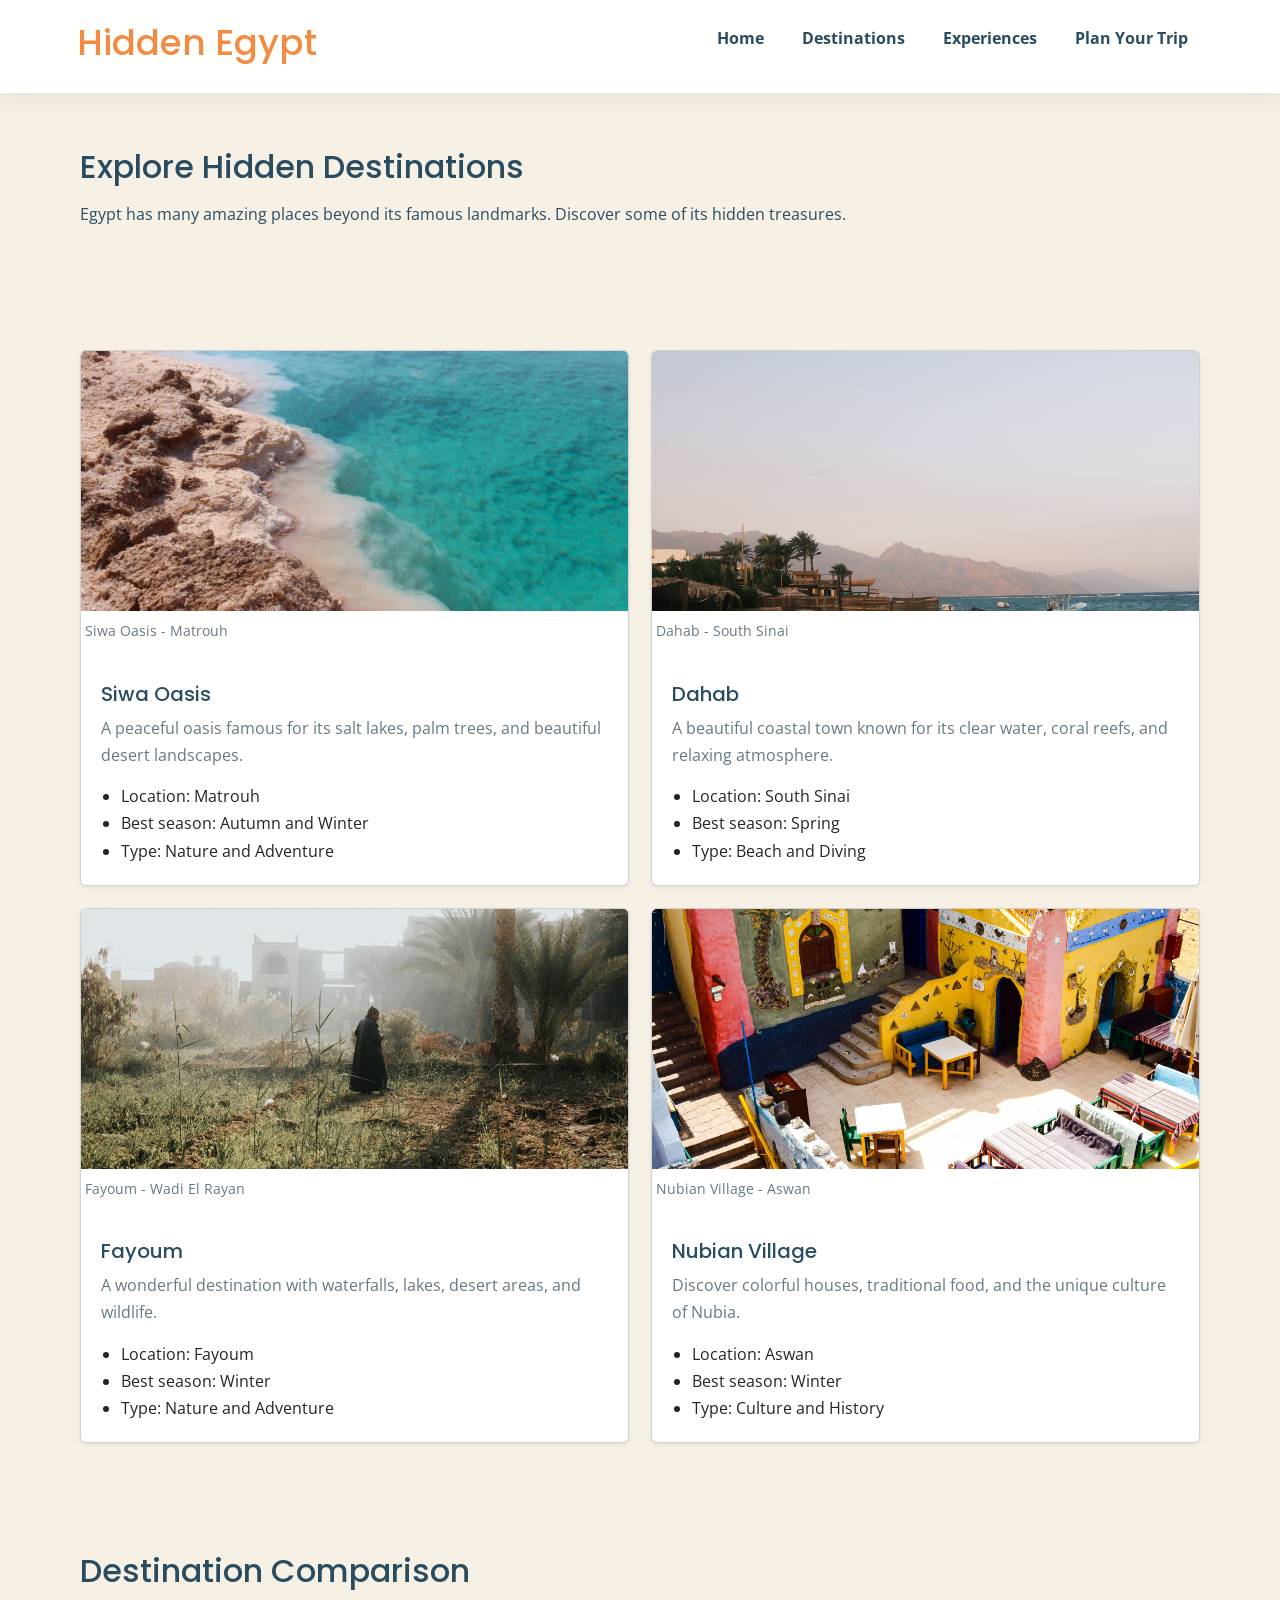
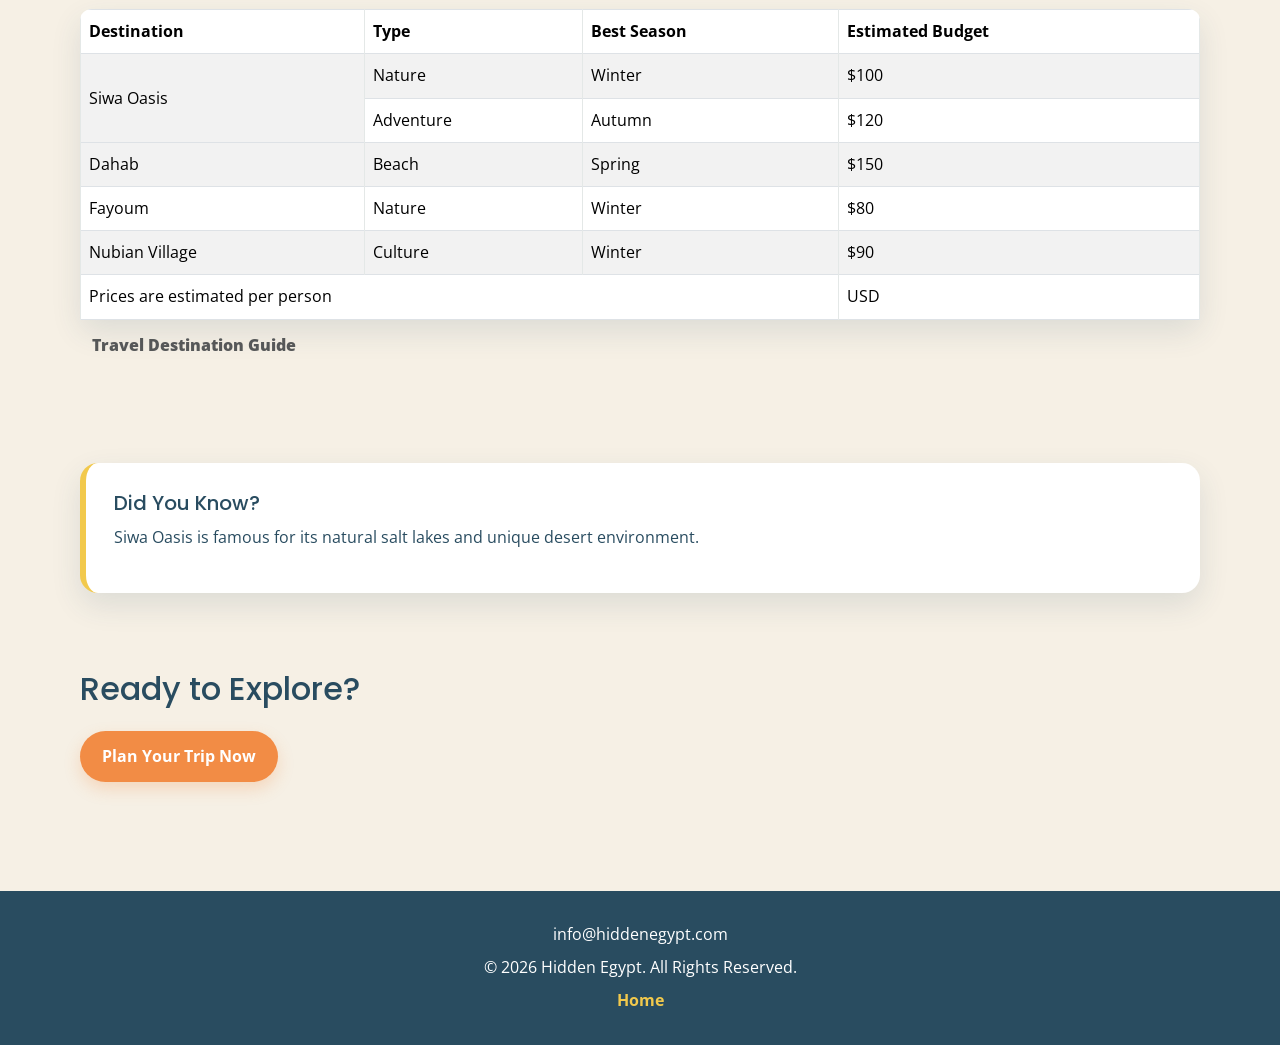
<file: destinations.html>
<!doctype html>
<html lang="en">
  <head>
    <meta charset="UTF-8" />
    <meta name="viewport" content="width=device-width, initial-scale=1.0" />
    <meta
      name="description"
      content="Explore amazing hidden destinations in Egypt."
    />
    <title>Hidden Egypt | Destinations</title>
    <link href="https://cdn.jsdelivr.net/npm/bootstrap@5.3.8/dist/css/bootstrap.min.css" rel="stylesheet" />
    <link rel="stylesheet" href="style.css" />
  </head>
  <body>
    <header>
      <div class="brand-wrap"><h1>Hidden Egypt</h1></div>
      <nav>
        <ul>
          <li><a href="index.html">Home</a></li>
          <li><a href="destinations.html">Destinations</a></li>
          <li><a href="experiences.html">Experiences</a></li>
          <li><a href="plan.html">Plan Your Trip</a></li>
        </ul>
      </nav>
    </header>

    <main>
      <section>
        <h2>Explore Hidden Destinations</h2>
        <p>
          Egypt has many amazing places beyond its famous landmarks. Discover
          some of its hidden treasures.
        </p>
      </section>

      <section id="places"><article class="card shadow-sm h-100">
          <figure>
            <img src="images/siwa.jpg" alt="Siwa Oasis" />
            <figcaption>Siwa Oasis - Matrouh</figcaption>
          </figure>
          <h3>Siwa Oasis</h3>
          <p>
            A peaceful oasis famous for its salt lakes, palm trees, and
            beautiful desert landscapes.
          </p>
          <ul>
            <li>Location: Matrouh</li>
            <li>Best season: Autumn and Winter</li>
            <li>Type: Nature and Adventure</li>
          </ul>
        </article>

        <article class="card shadow-sm h-100">
          <figure>
            <img src="images/dahab.jpg" alt="Dahab Beach" />
            <figcaption>Dahab - South Sinai</figcaption>
          </figure>
          <h3>Dahab</h3>
          <p>
            A beautiful coastal town known for its clear water, coral reefs, and
            relaxing atmosphere.
          </p>
          <ul>
            <li>Location: South Sinai</li>
            <li>Best season: Spring</li>
            <li>Type: Beach and Diving</li>
          </ul>
        </article>

        <article class="card shadow-sm h-100">
          <figure>
            <img src="images/fayoum.jpg" alt="Wadi El Rayan" />
            <figcaption>Fayoum - Wadi El Rayan</figcaption>
          </figure>
          <h3>Fayoum</h3>
          <p>
            A wonderful destination with waterfalls, lakes, desert areas, and
            wildlife.
          </p>
          <ul>
            <li>Location: Fayoum</li>
            <li>Best season: Winter</li>
            <li>Type: Nature and Adventure</li>
          </ul>
        </article>

        <article class="card shadow-sm h-100">
          <figure>
            <img src="images/nubia.jpg" alt="Nubian Village" />
            <figcaption>Nubian Village - Aswan</figcaption>
          </figure>
          <h3>Nubian Village</h3>
          <p>
            Discover colorful houses, traditional food, and the unique culture
            of Nubia.
          </p>
          <ul>
            <li>Location: Aswan</li>
            <li>Best season: Winter</li>
            <li>Type: Culture and History</li>
          </ul>
        </article>
      </section>

      <section id="comparison">
        <h2>Destination Comparison</h2>

        <table class="table table-striped table-bordered align-middle">
          <caption>
            Travel Destination Guide
          </caption>

          <thead>
            <tr>
              <th>Destination</th>
              <th>Type</th>
              <th>Best Season</th>
              <th>Estimated Budget</th>
            </tr>
          </thead>

          <tbody>
            <tr>
              <td rowspan="2">Siwa Oasis</td>
              <td>Nature</td>
              <td>Winter</td>
              <td>$100</td>
            </tr>

            <tr>
              <td>Adventure</td>
              <td>Autumn</td>
              <td>$120</td>
            </tr>

            <tr>
              <td>Dahab</td>
              <td>Beach</td>
              <td>Spring</td>
              <td>$150</td>
            </tr>

            <tr>
              <td>Fayoum</td>
              <td>Nature</td>
              <td>Winter</td>
              <td>$80</td>
            </tr>

            <tr>
              <td>Nubian Village</td>
              <td>Culture</td>
              <td>Winter</td>
              <td>$90</td>
            </tr>

            <tr>
              <td colspan="3">Prices are estimated per person</td>
              <td>USD</td>
            </tr>
          </tbody>
        </table>
      </section>

      <aside>
        <h3>Did You Know?</h3>
        <p>
          Siwa Oasis is famous for its natural salt lakes and unique desert
          environment.
        </p>
      </aside>

      <section>
        <h2>Ready to Explore?</h2>
        <a href="plan.html">Plan Your Trip Now</a>
      </section>
    </main>
    <footer>
      <p>info@hiddenegypt.com</p>
      <p>&copy; 2026 Hidden Egypt. All Rights Reserved.</p>
      <a href="index.html">Home</a>
    </footer>
  </body>
</html>
</file>
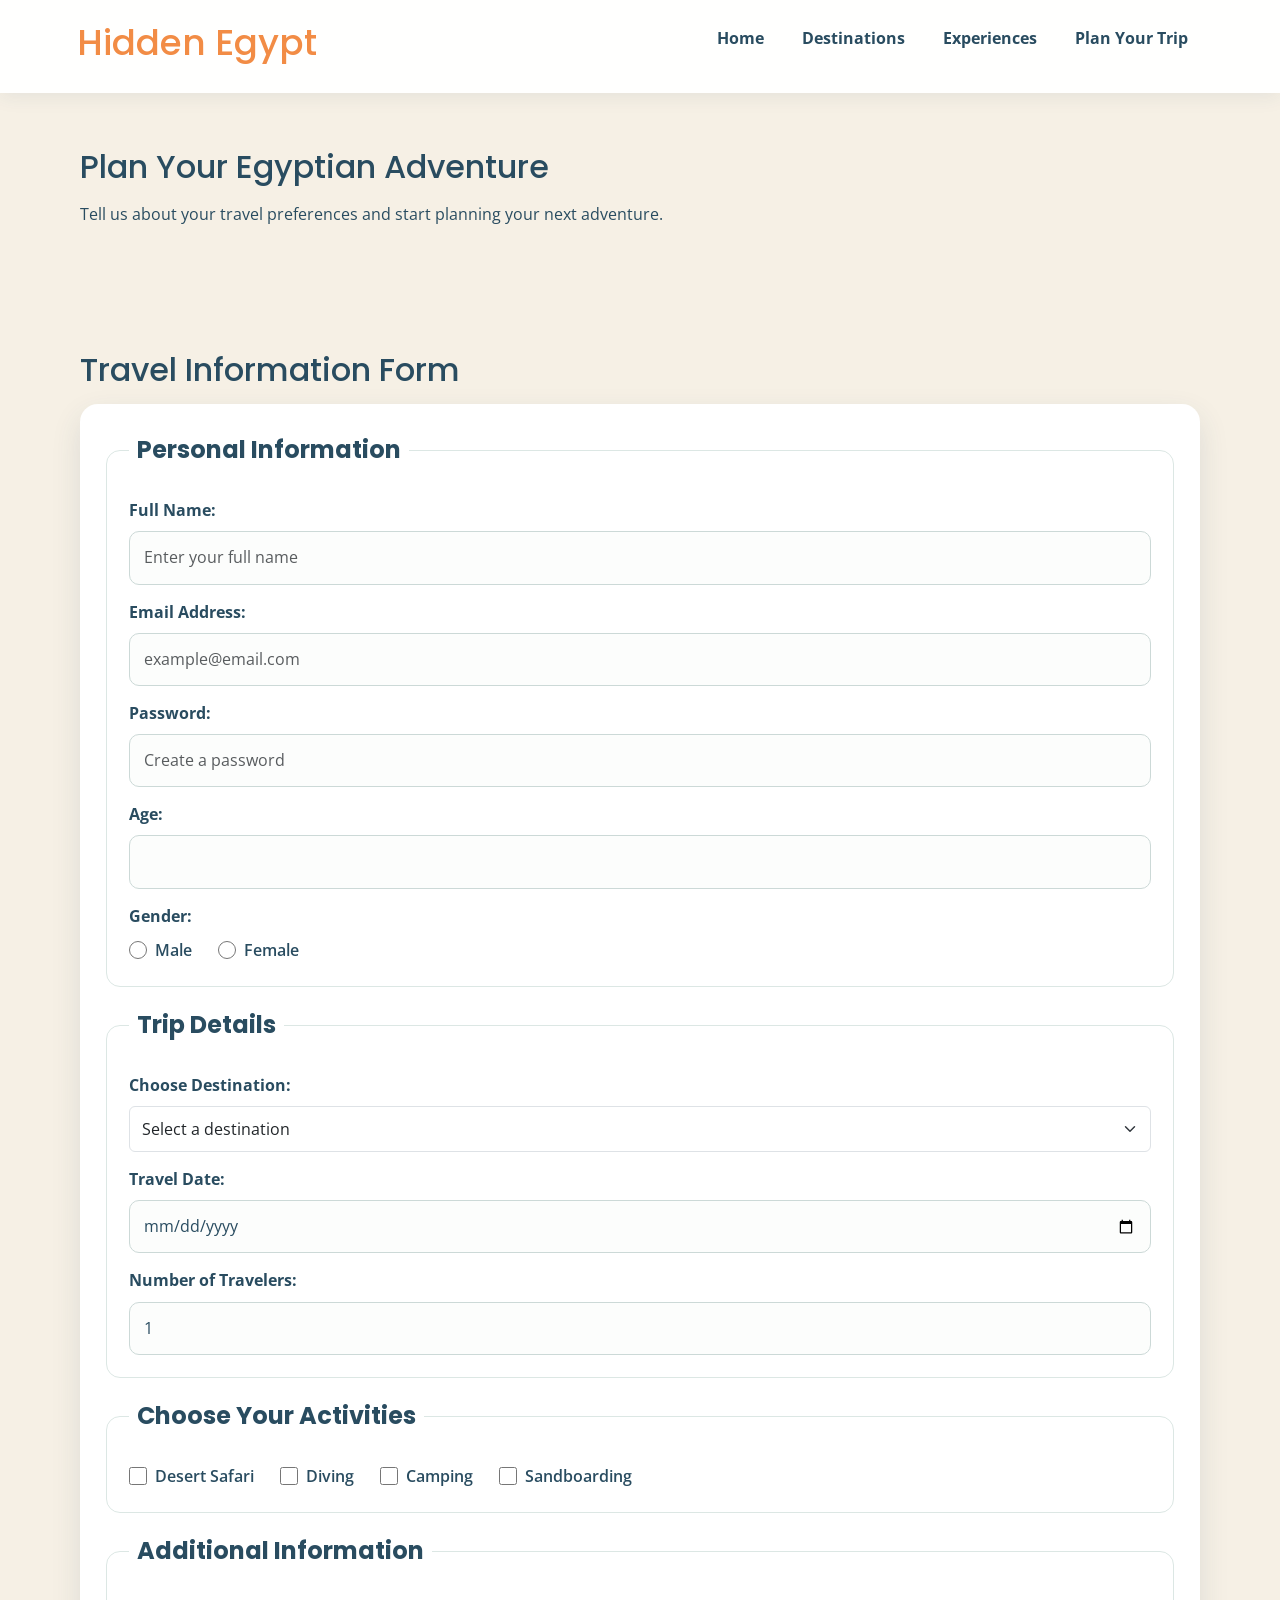
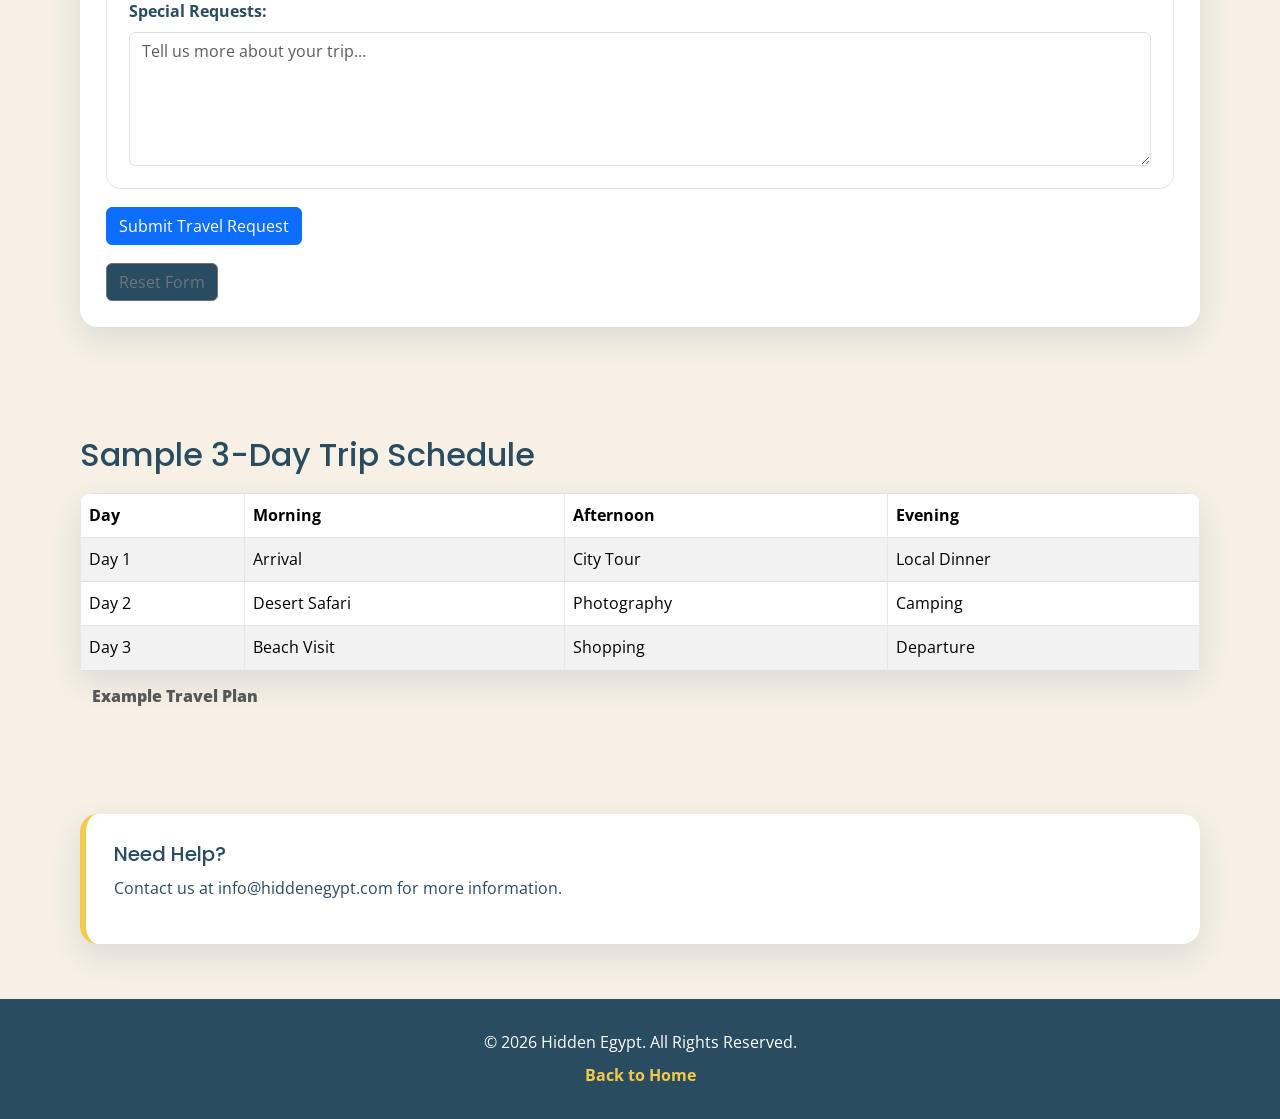
<file: plan.html>
<!doctype html>
<html lang="en">
  <head>
    <meta charset="UTF-8" />
    <meta name="viewport" content="width=device-width, initial-scale=1.0" />
    <meta
      name="description"
      content="Plan your next Egyptian adventure with Hidden Egypt."
    />
    <title>Hidden Egypt | Plan Your Trip</title>
    <link href="https://cdn.jsdelivr.net/npm/bootstrap@5.3.8/dist/css/bootstrap.min.css" rel="stylesheet" />
    <link rel="stylesheet" href="style.css" />
  </head>
  <body>
    <header>
      <div class="brand-wrap"><h1>Hidden Egypt</h1></div>
      <nav>
        <ul>
          <li><a href="index.html">Home</a></li>
          <li><a href="destinations.html">Destinations</a></li>
          <li><a href="experiences.html">Experiences</a></li>
          <li><a href="plan.html">Plan Your Trip</a></li>
        </ul>
      </nav>
    </header>

    <main>
      <section>
        <h2>Plan Your Egyptian Adventure</h2>
        <p>
          Tell us about your travel preferences and start planning your next
          adventure.
        </p>
      </section>
<section id="booking">
        <h2>Travel Information Form</h2>

        <form action="#" method="get">
          <fieldset>
            <legend>Personal Information</legend>

            <div class="form-group form-group-fullname">
              <label for="fullname">Full Name:</label>
              <input
              type="text"
              id="fullname"
              name="fullname"
              placeholder="Enter your full name"
              required class="form-control"
            />
            </div>

            <div class="form-group form-group-email">
              <label for="email">Email Address:</label>
              <input
              type="email"
              id="email"
              name="email"
              placeholder="example@email.com"
              required class="form-control"
            />
            </div>

            <div class="form-group form-group-password">
              <label for="password">Password:</label>
              <input
              type="password"
              id="password"
              name="password"
              placeholder="Create a password"
              required class="form-control"
            />
            </div>

            <div class="form-group form-group-age">
              <label for="age">Age:</label>
              <input
              type="number"
              id="age"
              name="age"
              min="18"
              max="100"
              required class="form-control"
            />
            </div>

            <div class="form-group form-group-gender">
              <label for="gender">Gender:</label>
              <div class="radio-options">
                <div class="choice-item"><input type="radio" id="male" name="gender" value="male" /><label for="male">Male</label></div>
                <div class="choice-item"><input type="radio" id="female" name="gender" value="female" /><label for="female">Female</label></div>
              </div>
            </div>
          </fieldset>

          <fieldset>
            <legend>Trip Details</legend>

            <div class="form-group form-group-destination">
              <label for="destination">Choose Destination:</label>
              <select id="destination" name="destination" required class="form-select">
              <option value="">Select a destination</option>
              <option value="siwa">Siwa Oasis</option>
              <option value="dahab">Dahab</option>
              <option value="fayoum">Fayoum</option>
              <option value="aswan">Nubian Village</option>
            </select>
            </div>

            <div class="form-group form-group-date">
              <label for="date">Travel Date:</label>
              <input type="date" id="date" name="date" required class="form-control" />
            </div>

            <div class="form-group form-group-travelers">
              <label for="travelers">Number of Travelers:</label>
              <input
              type="number"
              id="travelers"
              name="travelers"
              min="1"
              max="20"
              value="1" class="form-control"
            />
            </div>
          </fieldset>

          <fieldset>
            <legend>Choose Your Activities</legend>
<div class="activity-options"><div class="choice-item"><input
              type="checkbox"
              id="safari"
              name="activities"
              value="safari"
            /><label for="safari">Desert Safari</label></div>
<div class="choice-item"><input
              type="checkbox"
              id="diving"
              name="activities"
              value="diving"
            /><label for="diving">Diving</label></div>
<div class="choice-item"><input
              type="checkbox"
              id="camping"
              name="activities"
              value="camping"
            /><label for="camping">Camping</label></div>
<div class="choice-item"><input
              type="checkbox"
              id="sandboarding"
              name="activities"
              value="sandboarding"
            /><label for="sandboarding">Sandboarding</label></div></div>
</fieldset>

          <fieldset>
            <legend>Additional Information</legend>

            <div class="form-group form-group-requests">
              <label for="requests">Special Requests:</label>
              <textarea
              id="requests"
              name="requests"
              rows="5"
              placeholder="Tell us more about your trip..." class="form-control"
            ></textarea>
            </div>
          </fieldset>

          <button class="btn btn-primary" type="submit">Submit Travel Request</button>
          <button class="btn btn-outline-secondary" type="reset">Reset Form</button>
        </form>
      </section>

      <section id="schedule">
        <h2>Sample 3-Day Trip Schedule</h2>

        <table class="table table-striped table-bordered align-middle">
          <caption>
            Example Travel Plan
          </caption>

          <thead>
            <tr>
              <th>Day</th>
              <th>Morning</th>
              <th>Afternoon</th>
              <th>Evening</th>
            </tr>
          </thead>

          <tbody>
            <tr>
              <td>Day 1</td>
              <td>Arrival</td>
              <td>City Tour</td>
              <td>Local Dinner</td>
            </tr>

            <tr>
              <td>Day 2</td>
              <td>Desert Safari</td>
              <td>Photography</td>
              <td>Camping</td>
            </tr>

            <tr>
              <td>Day 3</td>
              <td>Beach Visit</td>
              <td>Shopping</td>
              <td>Departure</td>
            </tr>
          </tbody>
        </table>
      </section>

      <aside>
        <h3>Need Help?</h3>
        <p>Contact us at info@hiddenegypt.com for more information.</p>
      </aside>
    </main>
    <footer>
      <p>&copy; 2026 Hidden Egypt. All Rights Reserved.</p>
      <a href="index.html">Back to Home</a>
    </footer>
  </body>
</html>
</file>
<file: style.css>
@import url("https://fonts.googleapis.com/css2?family=Open+Sans:wght@400;500;600;700&family=Poppins:wght@500;600;700;800&display=swap");

:root {
  --cream: #f6f0e5;
  --orange: #F28C45;
  --turquoise: #35b6ad;
  --yellow: #f2c94c;
  --navy: #294c60;
  --white: #ffffff;
  --muted: #657985;
  --shadow: 0 12px 30px rgba(41, 76, 96, 0.12);
  --radius: 18px;
}

* {
  margin: 0;
  padding: 0;
  box-sizing: border-box;
}

html {
  scroll-behavior: smooth;
}

body {
  font-family: "Open Sans", Arial, sans-serif;
  background: var(--cream);
  color: var(--navy);
  line-height: 1.7;
}

h1,
h2,
h3,
h4 {
  font-family: "Poppins", Arial, sans-serif;
  line-height: 1.25;
  color: var(--navy);
}

h1 {
  font-size: clamp(1.7rem, 3vw, 2.25rem);
}
h2 {
  font-size: clamp(1.5rem, 2.5vw, 2rem);
  margin-bottom: 14px;
}
h3 {
  font-size: 1.25rem;
  margin: 14px 0 8px;
}

p {
  margin: 0 0 14px;
}
a {
  color: inherit;
  text-decoration: none;
  transition: 0.2s ease;
}
img,
video {
  display: block;
  max-width: 100%;
}
img {
  object-fit: cover;
}

header {
  position: sticky;
  top: 0;
  z-index: 20;
  display: flex;
  align-items: center;
  justify-content: space-between;
  gap: 24px;
  padding: 16px clamp(20px, 6vw, 84px);
  background: rgba(255, 255, 255, 0.96);
  box-shadow: 0 4px 18px rgba(41, 76, 96, 0.08);
}

header h1 {
  color: var(--orange);
  white-space: nowrap;
}

nav ul {
  display: flex;
  align-items: center;
  justify-content: center;
  flex-wrap: wrap;
  gap: 8px;
  list-style: none;
}

nav a {
  display: inline-block;
  padding: 9px 15px;
  border-radius: 999px;
  font-weight: 700;
  color: var(--navy);
}

nav a:hover,
nav a:focus {
  background: var(--turquoise);
  color: var(--white);
}

main {
  width: min(1120px, 90%);
  margin: 0 auto;
}

main > section {
  padding: 54px 0;
}

#hero {
  min-height: 440px;
  display: grid;
  grid-template-columns: 1fr 1fr;
  align-items: center;
  gap: 34px;
  padding: 58px 0;
}

#hero > p:first-child {
  grid-column: 1;
  align-self: end;
  margin-bottom: -26px;
  color: #d66f2d;
  font-weight: 800;
  letter-spacing: 1.5px;
  text-transform: uppercase;
}

#hero h2,
#hero > p:not(:first-child),
#hero > a {
  grid-column: 1;
}
#hero h2 {
  font-size: clamp(2rem, 4vw, 3.4rem);
}
#hero > a,
main section > a {
  display: inline-block;
  width: fit-content;
  padding: 12px 22px;
  margin-top: 8px;
  border-radius: 999px;
  background: var(--orange);
  color: var(--white);
  font-weight: 700;
  box-shadow: 0 7px 16px rgba(242, 140, 69, 0.25);
}
#hero > a:hover,
main section > a:hover {
  background: var(--navy);
  transform: translateY(-2px);
}
#hero figure {
  grid-column: 2;
  grid-row: 1 / span 5;
}
#hero figure img {
  width: 100%;
  height: 360px;
  border-radius: 28px 28px 90px 28px;
  box-shadow: var(--shadow);
}
figcaption {
  padding: 8px 4px;
  color: var(--muted);
  font-size: 0.9rem;
}

#about,
#why-us,
#checklist,
#steps,
aside {
  background: var(--white);
  padding: 28px;
  margin: 22px 0;
  border-radius: var(--radius);
  box-shadow: var(--shadow);
}

#featured,
#places,
#activities {
  display: grid;
  grid-template-columns: repeat(3, minmax(0, 1fr));
  gap: 22px;
  align-items: stretch;
}
#featured > h2,
#places > h2,
#activities > h2 {
  grid-column: 1 / -1;
}

article {
  overflow: hidden;
  background: var(--white);
  border-radius: var(--radius);
  box-shadow: var(--shadow);
  transition:
    transform 0.2s ease,
    box-shadow 0.2s ease;
}
article:hover {
  transform: translateY(-5px);
  box-shadow: 0 16px 34px rgba(41, 76, 96, 0.16);
}
article img {
  width: 100%;
  height: 220px;
}
article h3,
article p,
article ul,
article > a {
  margin-left: 20px;
  margin-right: 20px;
}
article p {
  color: var(--muted);
}
article ul {
  padding-left: 20px;
  margin-bottom: 20px;
}
article > a {
  display: inline-block;
  margin-bottom: 20px;
  color: #d66f2d;
  font-weight: 800;
}
#places {
  grid-template-columns: repeat(2, minmax(0, 1fr));
}
#places figure img {
  height: 260px;
}
#activities {
  grid-template-columns: repeat(2, minmax(0, 1fr));
}
#activities article {
  padding-bottom: 12px;
}

#why-us ul,
#checklist ul,
#steps ol {
  padding-left: 24px;
}
#why-us li,
#checklist li,
#steps li {
  padding: 4px 0;
}

#video,
#media {
  padding: 30px;
  background: #e3f4f1;
  border-radius: var(--radius);
  text-align: center;
}
video {
  width: min(100%, 720px);
  max-height: 420px;
  margin: 18px auto 0;
  border-radius: 16px;
  background: #172b36;
}
audio {
  width: min(100%, 500px);
  margin: 12px auto 24px;
}

aside {
  border-left: 6px solid var(--yellow);
}
aside h3 {
  margin-top: 0;
}

table {
  width: 100%;
  border-collapse: collapse;
  margin: 18px 0 28px;
  overflow: hidden;
  background: var(--white);
  border-radius: 12px;
  box-shadow: var(--shadow);
}
caption {
  padding: 12px;
  font-weight: 800;
}
th,
td {
  padding: 13px 15px;
  text-align: left;
  border: 1px solid #e4e8e7;
}
th {
  background: var(--turquoise);
  color: var(--white);
}
tbody tr:nth-child(even) {
  background: #f0f8f6;
}

#booking form {
  display: grid;
  gap: 18px;
  padding: 26px;
  background: var(--white);
  border-radius: var(--radius);
  box-shadow: var(--shadow);
}
fieldset {
  display: grid;
  grid-template-columns: repeat(2, minmax(0, 1fr));
  gap: 10px 16px;
  padding: 20px;
  border: 1px solid #dce7e4;
  border-radius: 14px;
}
legend {
  padding: 0 8px;
  font-family: "Poppins", sans-serif;
  font-weight: 700;
}
label {
  font-weight: 700;
}
input:not([type="radio"]):not([type="checkbox"]),
select,
textarea {
  width: 100%;
  padding: 12px 14px;
  border: 1px solid #ccd9d7;
  border-radius: 10px;
  background: #fcfdfc;
  color: var(--navy);
  font: inherit;
}
input:focus,
select:focus,
textarea:focus {
  outline: 3px solid rgba(53, 182, 173, 0.2);
  border-color: var(--turquoise);
}
textarea {
  resize: vertical;
}
button {
  width: fit-content;
  padding: 12px 20px;
  margin-right: 8px;
  border: 0;
  border-radius: 999px;
  background: var(--orange);
  color: var(--white);
  font: inherit;
  font-weight: 800;
  cursor: pointer;
}
button[type="reset"] {
  background: var(--navy);
}
button:hover {
  filter: brightness(0.94);
  transform: translateY(-1px);
}

footer {
  margin-top: 55px;
  padding: 30px 5%;
  background: var(--navy);
  color: var(--white);
  text-align: center;
}
footer p {
  margin-bottom: 6px;
}
footer a {
  color: var(--yellow);
  font-weight: 700;
}
footer a:hover {
  color: var(--white);
}

@media (max-width: 760px) {
  header {
    position: static;
    flex-direction: column;
    padding: 18px 5%;
  }
  nav ul {
    gap: 4px;
  }
  nav a {
    padding: 8px 11px;
    font-size: 0.92rem;
  }
  #hero {
    grid-template-columns: 1fr;
    gap: 18px;
  }
  #hero > p:first-child,
  #hero h2,
  #hero > p:not(:first-child),
  #hero > a,
  #hero figure {
    grid-column: 1;
    grid-row: auto;
  }
  #hero > p:first-child {
    margin-bottom: 0;
  }
  #hero figure img {
    height: 260px;
  }
  #featured,
  #places,
  #activities {
    grid-template-columns: 1fr;
  }
  fieldset {
    grid-template-columns: 1fr;
  }
  th,
  td {
    padding: 9px 7px;
    font-size: 0.88rem;
  }
  main > section {
    padding: 36px 0;
  }
}


/* Booking form: each label sits directly above its own input */
#booking form {
  display: grid;
  gap: 18px;
}

#booking fieldset {
  display: grid;
  grid-template-columns: minmax(0, 1fr);
  gap: 14px;
  padding: 22px;
  border: 1px solid #dce7e4;
  border-radius: 14px;
}

#booking legend {
  float: none;
  width: auto;
  padding: 0 8px;
  margin-bottom: 4px;
  font-family: "Poppins", sans-serif;
  font-weight: 700;
}

#booking .form-group {
  display: flex;
  flex-direction: column;
  gap: 7px;
  width: 100%;
}

#booking .form-group > label {
  display: block;
  margin: 0;
}

#booking .form-group input:not([type="radio"]):not([type="checkbox"]),
#booking .form-group select,
#booking .form-group textarea {
  width: 100%;
  min-height: 46px;
  margin: 0;
}

#booking .form-group-gender {
  grid-column: 1;
}

#booking .radio-options,
#booking .activity-options {
  display: flex;
  flex-wrap: wrap;
  align-items: center;
  gap: 14px 26px;
}

#booking .choice-item {
  display: inline-flex;
  align-items: center;
  gap: 8px;
}

#booking .choice-item input[type="radio"],
#booking .choice-item input[type="checkbox"] {
  width: 18px;
  height: 18px;
  margin: 0;
  accent-color: var(--turquoise);
}

#booking .choice-item label {
  margin: 0;
  font-weight: 600;
}

#booking .form-group textarea {
  min-height: 130px;
}

@media (max-width: 760px) {
  #booking form {
    padding: 18px;
  }
  #booking fieldset {
    padding: 16px;
  }
}
</file>
